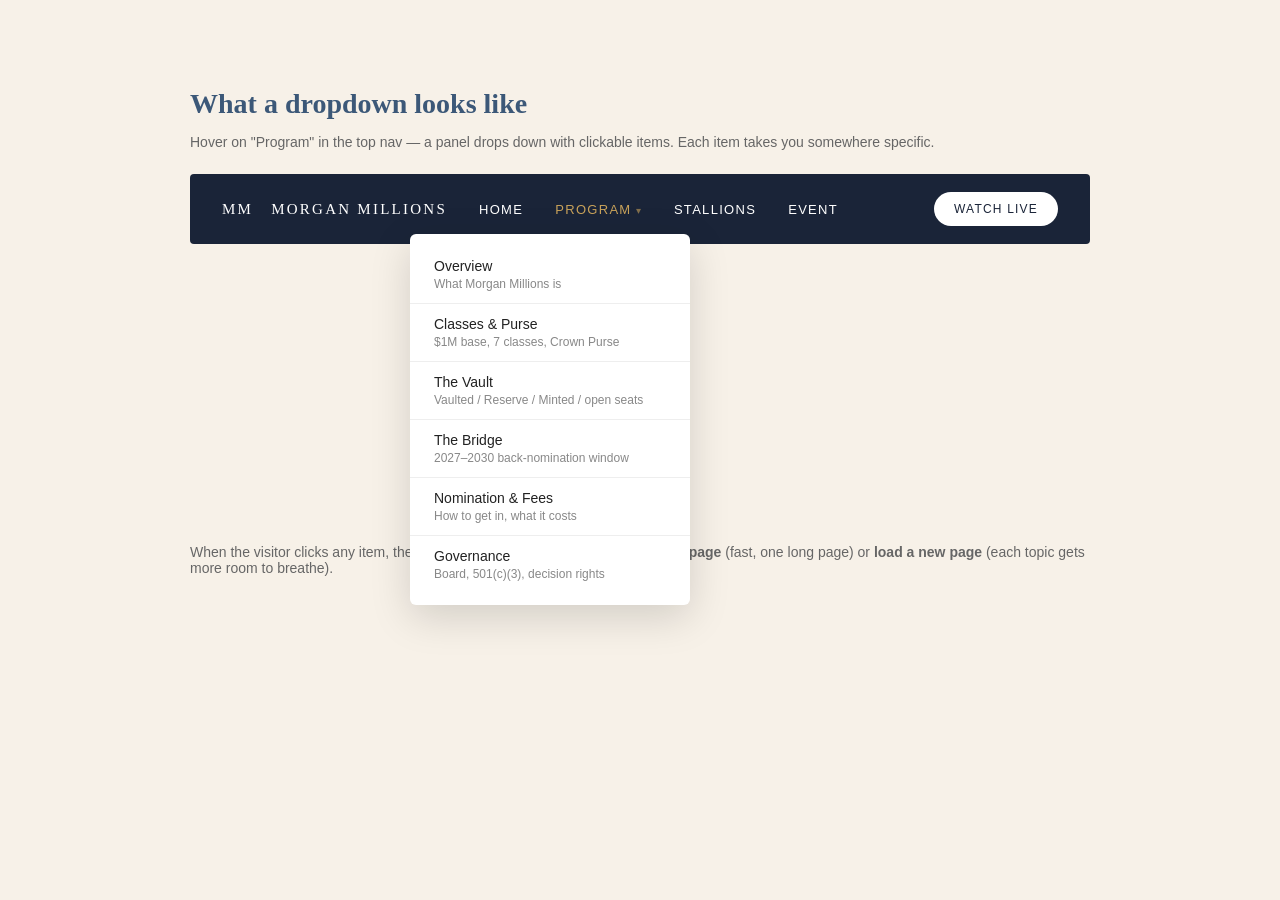
<file: dropdown_mockup.html>
<!DOCTYPE html>
<html>
<head>
<style>
body { font-family: -apple-system, sans-serif; background: #F7F1E8; margin: 0; padding: 40px; color: #222; }
.demo { max-width: 900px; margin: 0 auto; }
h2 { font-family: Georgia, serif; font-size: 28px; margin-top: 48px; margin-bottom: 8px; color: #3C5878; }
.hint { color: #666; font-size: 14px; margin-bottom: 24px; }
.nav {
  background: #1a2438; color: white; padding: 18px 32px; display: flex; align-items: center;
  border-radius: 4px; gap: 32px; position: relative;
}
.brand { font-family: Georgia, serif; letter-spacing: 0.15em; font-size: 15px; }
.nav a { color: white; text-decoration: none; font-size: 13px; letter-spacing: 0.1em; text-transform: uppercase; }
.nav a.active { color: #C8A25A; }
.nav a.has-caret::after { content: " ▾"; opacity: 0.6; font-size: 10px; }
.watch { margin-left: auto; background: white; color: #1a2438; padding: 10px 20px; border-radius: 24px; font-size: 12px; letter-spacing: 0.1em; text-transform: uppercase; }
.dropdown {
  position: absolute; top: 60px; left: 220px; background: white; color: #222;
  min-width: 280px; box-shadow: 0 12px 40px rgba(0,0,0,0.15); border-radius: 6px; padding: 12px 0;
}
.dropdown a {
  display: block; padding: 12px 24px; color: #222 !important; text-transform: none !important;
  font-size: 14px !important; letter-spacing: 0 !important; border-bottom: 1px solid #eee;
}
.dropdown a:last-child { border-bottom: 0; }
.dropdown a:hover { background: #F7F1E8; }
.dropdown .desc { color: #888; font-size: 12px; margin-top: 3px; }
.arrow { color: #C8A25A; font-size: 16px; }
</style>
</head>
<body>
<div class="demo">

<h2>What a dropdown looks like</h2>
<p class="hint">Hover on "Program" in the top nav — a panel drops down with clickable items. Each item takes you somewhere specific.</p>

<div class="nav">
  <span class="brand">MM &nbsp; MORGAN MILLIONS</span>
  <a href="#">HOME</a>
  <a href="#" class="active has-caret">PROGRAM</a>
  <a href="#">STALLIONS</a>
  <a href="#">EVENT</a>
  <span class="watch">WATCH LIVE</span>

  <div class="dropdown">
    <a href="#">Overview <div class="desc">What Morgan Millions is</div></a>
    <a href="#">Classes & Purse <div class="desc">$1M base, 7 classes, Crown Purse</div></a>
    <a href="#">The Vault <div class="desc">Vaulted / Reserve / Minted / open seats</div></a>
    <a href="#">The Bridge <div class="desc">2027–2030 back-nomination window</div></a>
    <a href="#">Nomination & Fees <div class="desc">How to get in, what it costs</div></a>
    <a href="#">Governance <div class="desc">Board, 501(c)(3), decision rights</div></a>
  </div>
</div>

<p style="margin-top: 300px; color:#666; font-size:14px;">
When the visitor clicks any item, they either <b>jump to a section on the Program page</b> (fast, one long page) or <b>load a new page</b> (each topic gets more room to breathe).
</p>

</div>
</body>
</html>
</file>
